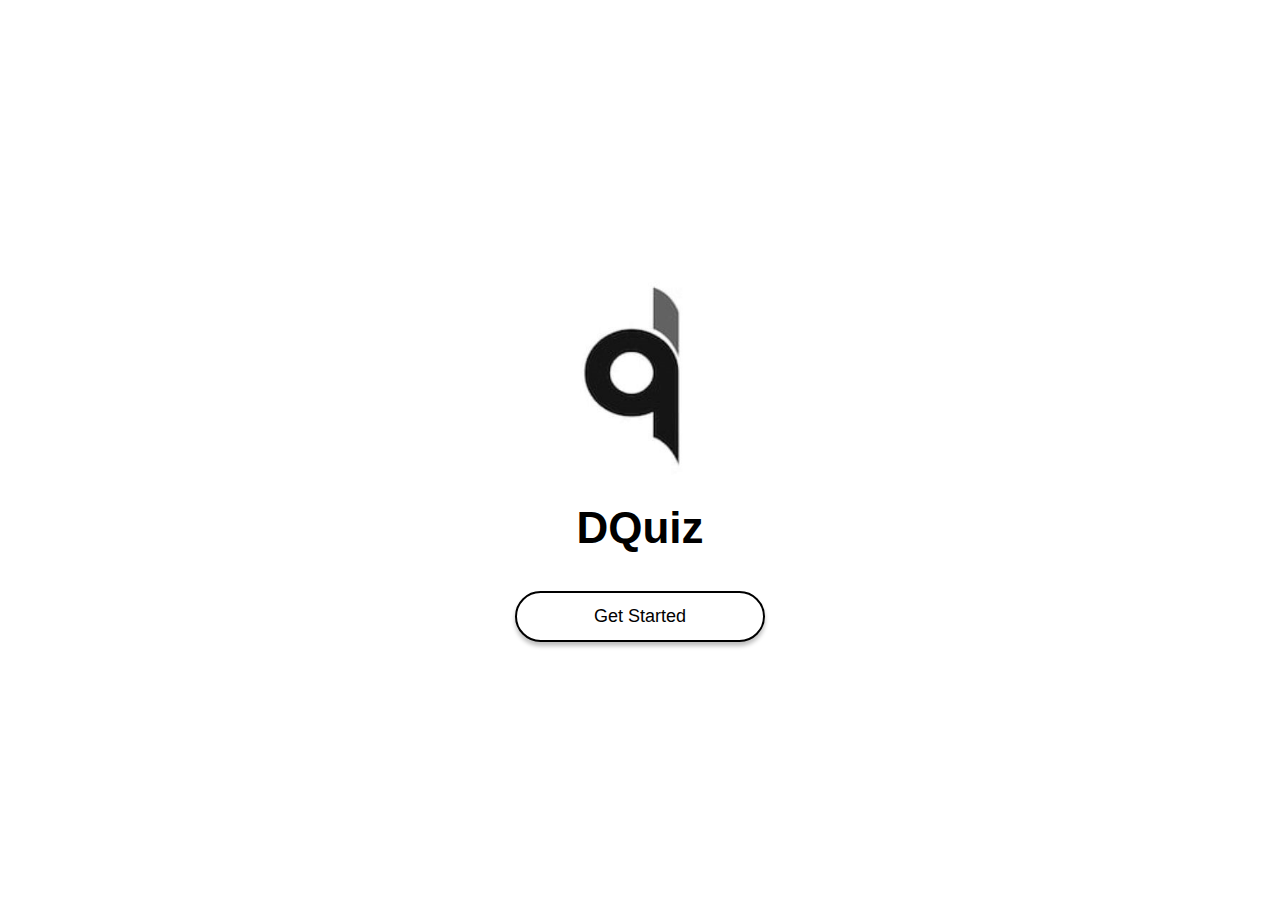
<file: index.html>
<!-- Author: Mohmmed Mudassir, Co-Author: Arvinth C.
Abstract: simple quiz game that shows questions based of category and displays highscore. -->

<!DOCTYPE html>
<html lang="en">

<head>
    <meta charset="UTF-8">
    <meta name="viewport" content="width=device-width, initial-scale=1.0">
    <meta http-equiv="X-UA-Compatible" content="ie=edge">
    <title>DQuiz</title>
    <link rel="stylesheet" href="https://www.w3schools.com/w3css/4/w3.css">
    <link rel="stylesheet" href="css/style.css">
</head>

<body>
    <div class="container">
        <div id="home" class="flex-center flex-column">
            <img src="img/logo2.JPG" width="200px" alt="pic">
            <h1>DQuiz</h1>
            <a class="btn" href="./pages/rules.html">Get Started</a>
        </div>

    </div>
    </div>
</body>

</html>
</file>
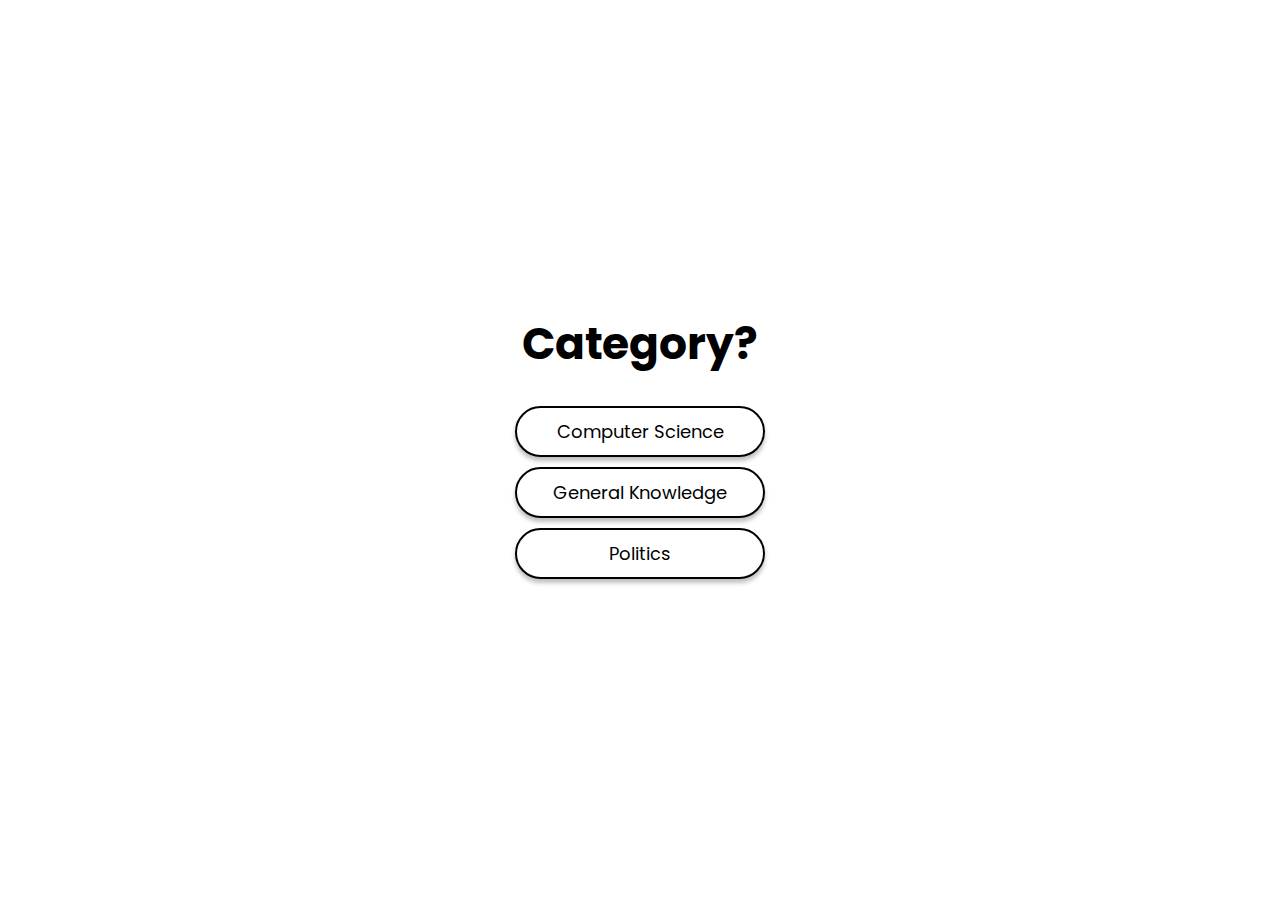
<file: pages/category.html>
<!DOCTYPE html>
<html lang="en">

<head>
    <meta charset="UTF-8" />
    <meta name="viewport" content="width=device-width, initial-scale=1.0" />
    <meta http-equiv="X-UA-Compatible" content="ie=edge" />
    <title>Category</title>
    <link href="https://fonts.googleapis.com/css?family=Poppins&display=swap" rel="stylesheet">
    <link rel="stylesheet" href="../css/style.css">
</head>

<body>
    <div class="container">
        <div id="highScores" class="flex-center flex-column">
            <h1>Category?</h1>
            <a id="gk" value="gk" class="btn" href="./playnow.html">Computer Science</a>
            <a id="cs" class="btn" href="./playnow.html">General Knowledge</a>
            <a id="pol" class="btn" href="./playnow.html">Politics</a>
        </div>
    </div>
    <script src="../js/category.js"></script>
</body>

</html>
</file>
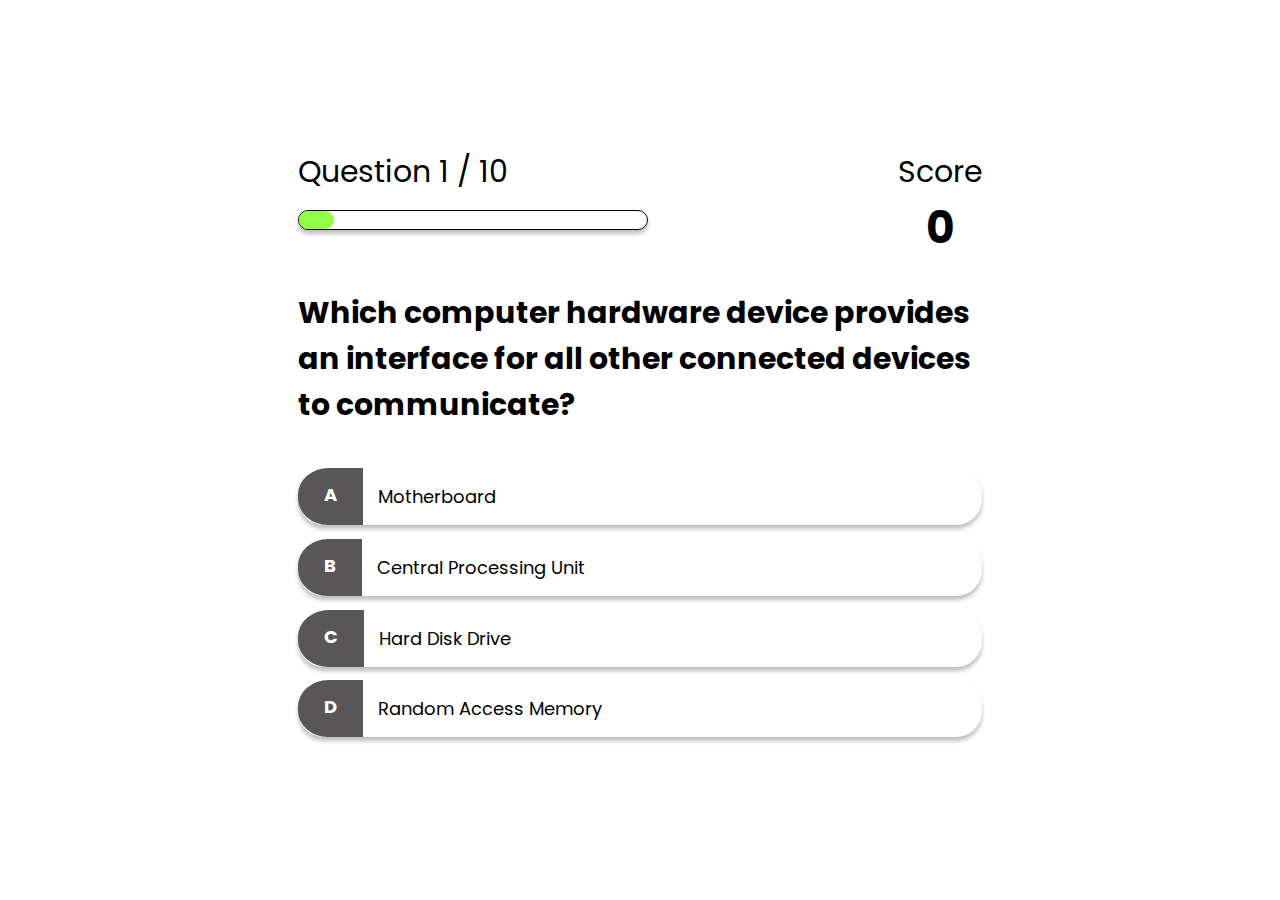
<file: pages/CS.html>
<!DOCTYPE html>
<html lang="en">

<head>
    <meta charset="UTF-8">
    <meta name="viewport" content="width=device-width, initial-scale=1.0">
    <meta http-equiv="X-UA-Compatible" content="ie=edge">
    <title>Computer Science</title>
    <link href="https://fonts.googleapis.com/css?family=Poppins&display=swap" rel="stylesheet">
    <link rel="stylesheet" href="../css/style.css">
</head>

<body>
    <div class="container">

        <div id="game" class="justify-center flex-column">

            <div class="hud">
                <div id="hud-item">
                    <p id="progressText" class="hud-prefix">
                        Questions
                    </p>
                    <div id="progressBar">
                        <div id="progressBarFull"></div>
                    </div>
                </div>
                <div id="hud-item">
                    <p class="hud-prefix">
                        Score
                    </p>
                    <h1 class="hud-main-text" id="score">
                        0
                    </h1>
                </div>
            </div>
            <h2 id="question">Please Wait...</h2>
            <div class="choice-container">
                <p class="choice-prefix">A</p>
                <p class="choice-text" data-number="1">Please Wait...</p>
            </div>
            <div class="choice-container">
                <p class="choice-prefix">B</p>
                <p class="choice-text" data-number="2">Please Wait...</p>
            </div>
            <div class="choice-container">
                <p class="choice-prefix">C</p>
                <p class="choice-text" data-number="3">Please Wait...</p>
            </div>
            <div class="choice-container">
                <p class="choice-prefix">D</p>
                <p class="choice-text" data-number="4">Please Wait...</p>
            </div>
        </div>
    </div>
    <script src="../js/app.js"></script>
</body>

</html>
</file>
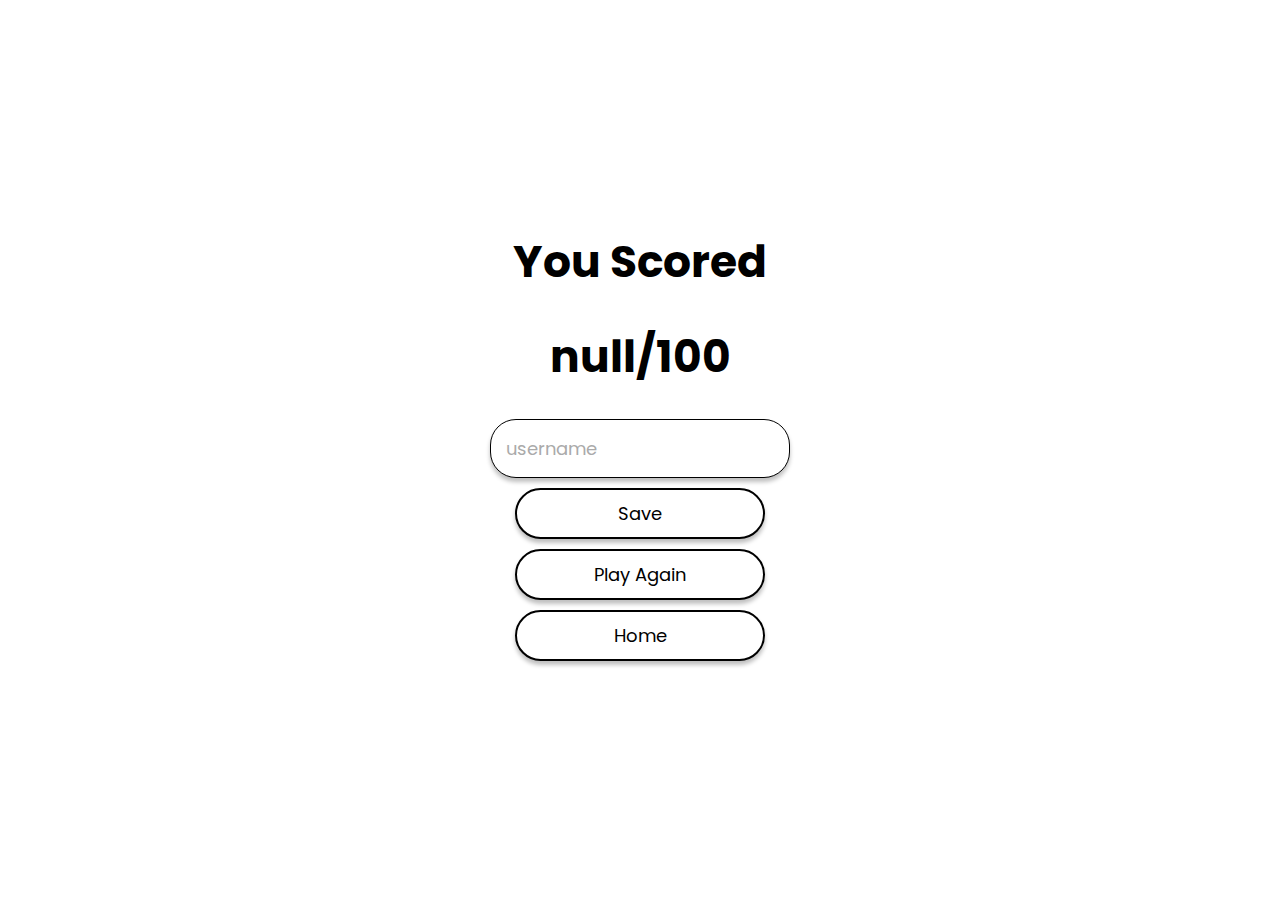
<file: pages/gameover.html>
<!DOCTYPE html>
<html lang="en">

<head>
    <meta charset="UTF-8" />
    <meta name="viewport" content="width=device-width, initial-scale=1.0" />
    <meta http-equiv="X-UA-Compatible" content="ie=edge" />
    <title>Congrats!</title>
    <link href="https://fonts.googleapis.com/css?family=Poppins&display=swap" rel="stylesheet">
    <link rel="stylesheet" href="../css/style.css">
</head>

<body>
    <div class="container">
        <div id="end" class="flex-center flex-column">
            <h1>You Scored</h1>
            <h1 id="finalScore"></h1>
            <form>
                <input type="text" name="username" id="username" placeholder="username" />
                <button type="submit" class="btn" id="saveScoreBtn" onclick="saveHighScore(event)" disabled>
                    Save
                </button>
            </form>
            <a class="btn" href="../pages/category.html">Play Again</a>
            <a class="btn" href="../index.html">Home</a>
        </div>
    </div>
    <script src="../js/gameover.js"></script>
</body>

</html>
</file>
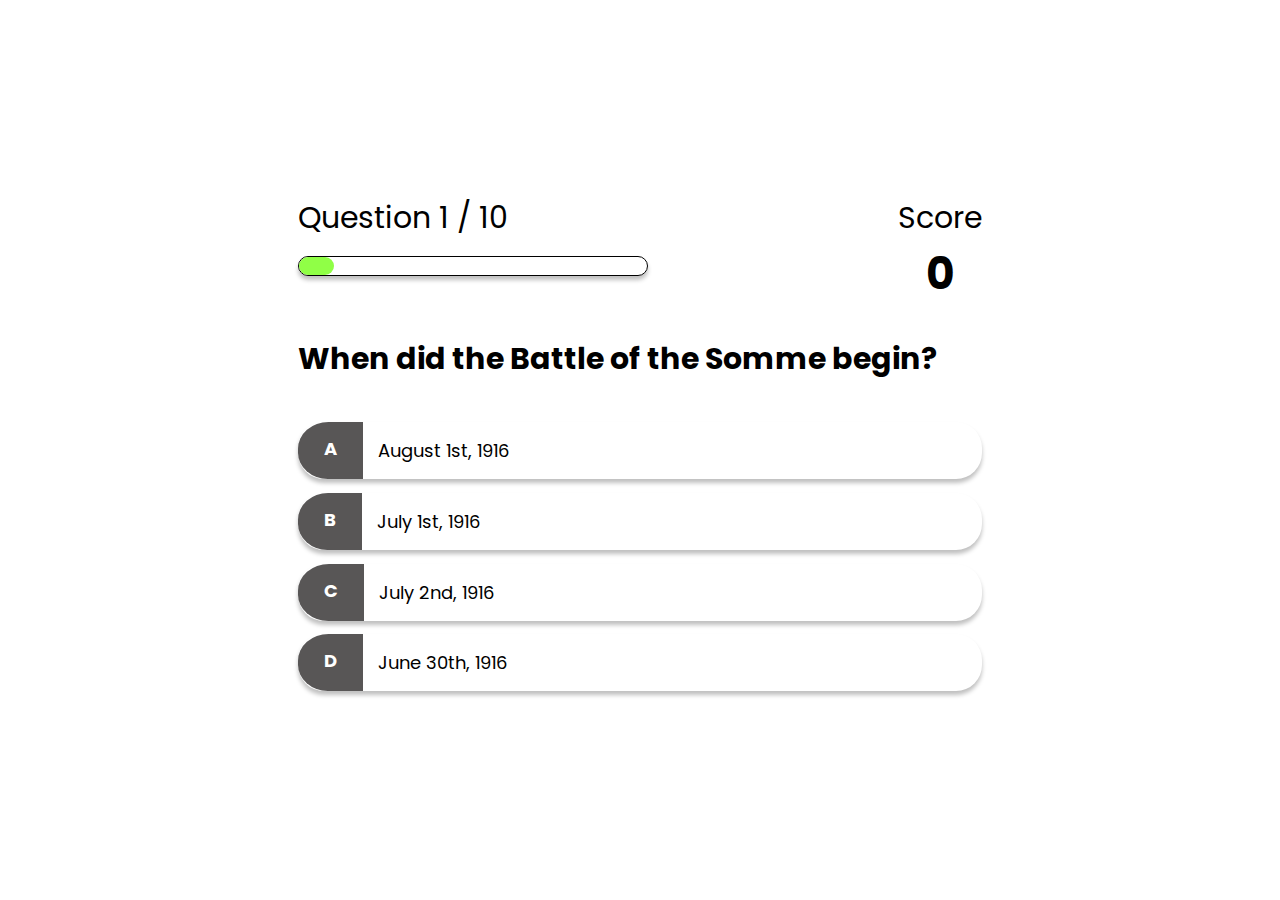
<file: pages/GK.html>
<!DOCTYPE html>
<html lang="en">

<head>
    <meta charset="UTF-8">
    <meta name="viewport" content="width=device-width, initial-scale=1.0">
    <meta http-equiv="X-UA-Compatible" content="ie=edge">
    <title>General Knowlegde</title>
    <link href="https://fonts.googleapis.com/css?family=Poppins&display=swap" rel="stylesheet">
    <link rel="stylesheet" href="../css/style.css">
</head>

<body>
    <div class="container">

        <div id="game" class="justify-center flex-column">

            <div class="hud">
                <div id="hud-item">
                    <p id="progressText" class="hud-prefix">
                        Question
                    </p>
                    <div id="progressBar">
                        <div id="progressBarFull"></div>
                    </div>
                </div>
                <div id="hud-item">
                    <p class="hud-prefix">
                        Score
                    </p>
                    <h1 class="hud-main-text" id="score">
                        0
                    </h1>
                </div>
            </div>
            <h2 id="question">Please Wait...</h2>
            <div class="choice-container">
                <p class="choice-prefix">A</p>
                <p class="choice-text" data-number="1">Please Wait...</p>
            </div>
            <div class="choice-container">
                <p class="choice-prefix">B</p>
                <p class="choice-text" data-number="2">Please Wait...</p>
            </div>
            <div class="choice-container">
                <p class="choice-prefix">C</p>
                <p class="choice-text" data-number="3">Please Wait...</p>
            </div>
            <div class="choice-container">
                <p class="choice-prefix">D</p>
                <p class="choice-text" data-number="4">Please Wait...</p>
            </div>
        </div>
    </div>
    <script src="../js/app.js"></script>
</body>

</html>
</file>
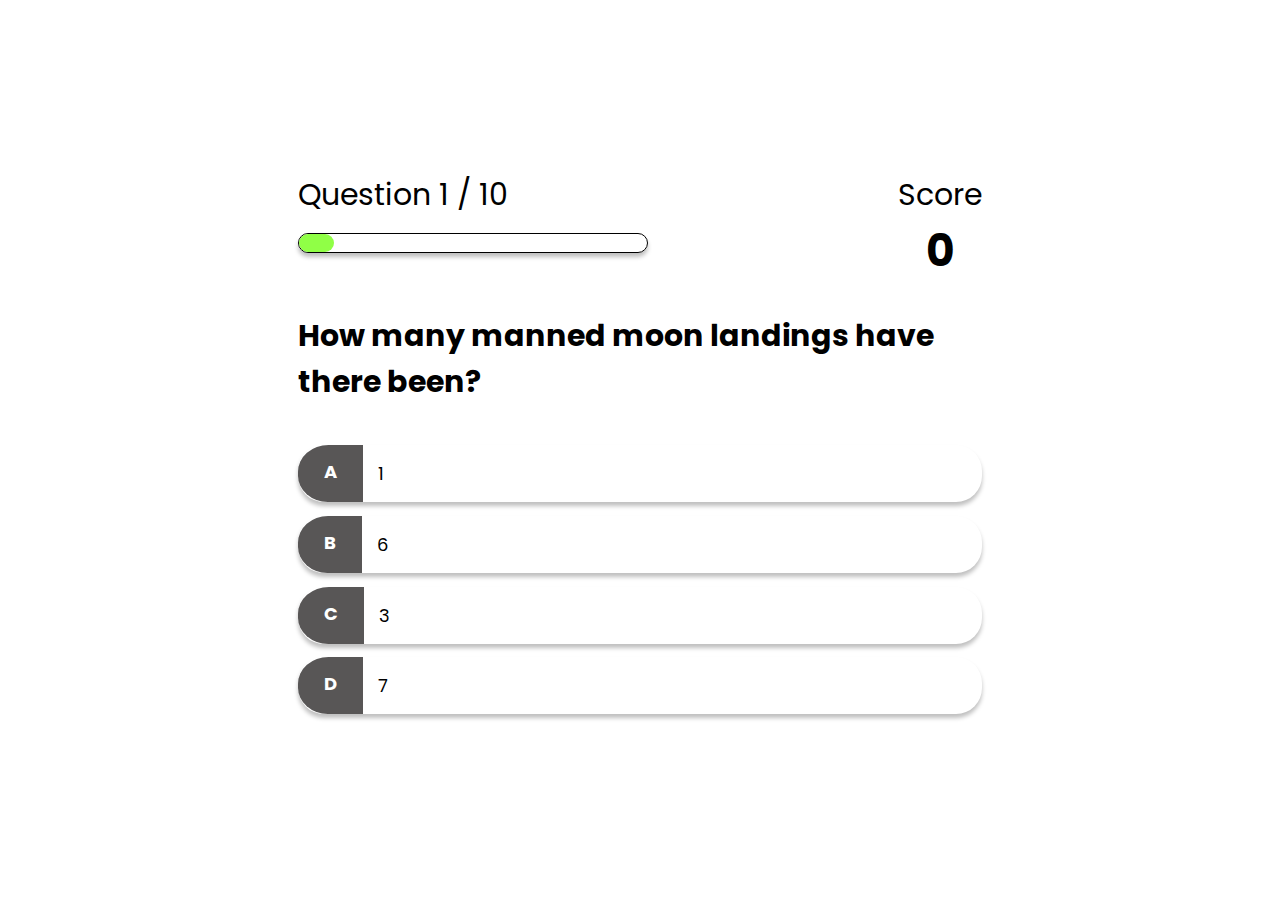
<file: pages/playnow.html>
<!DOCTYPE html>
<html lang="en">

<head>
    <meta charset="UTF-8">
    <meta name="viewport" content="width=device-width, initial-scale=1.0">
    <meta http-equiv="X-UA-Compatible" content="ie=edge">
    <title>PlayNow</title>
    <link href="https://fonts.googleapis.com/css?family=Poppins&display=swap" rel="stylesheet">
    <link rel="stylesheet" href="../css/style.css">
</head>

<body>
    <div class="container">

        <div id="game" class="justify-center flex-column">

            <div class="hud">
                <div id="hud-item">
                    <p id="progressText" class="hud-prefix">
                        Question
                    </p>
                    <div id="progressBar">
                        <div id="progressBarFull"></div>
                    </div>
                </div>
                <div id="hud-item">
                    <p class="hud-prefix">
                        Score
                    </p>
                    <h1 class="hud-main-text" id="score">
                        0
                    </h1>
                </div>
            </div>
            <h2 id="question">What is the answer to this questions?</h2>
            <div class="choice-container">
                <p class="choice-prefix">A</p>
                <p class="choice-text" data-number="1">Choice 1</p>
            </div>
            <div class="choice-container">
                <p class="choice-prefix">B</p>
                <p class="choice-text" data-number="2">Choice 2</p>
            </div>
            <div class="choice-container">
                <p class="choice-prefix">C</p>
                <p class="choice-text" data-number="3">Choice 3</p>
            </div>
            <div class="choice-container">
                <p class="choice-prefix">D</p>
                <p class="choice-text" data-number="4">Choice 4</p>
            </div>
        </div>
    </div>
    <script src="../js/app.js"></script>
</body>

</html>
</file>
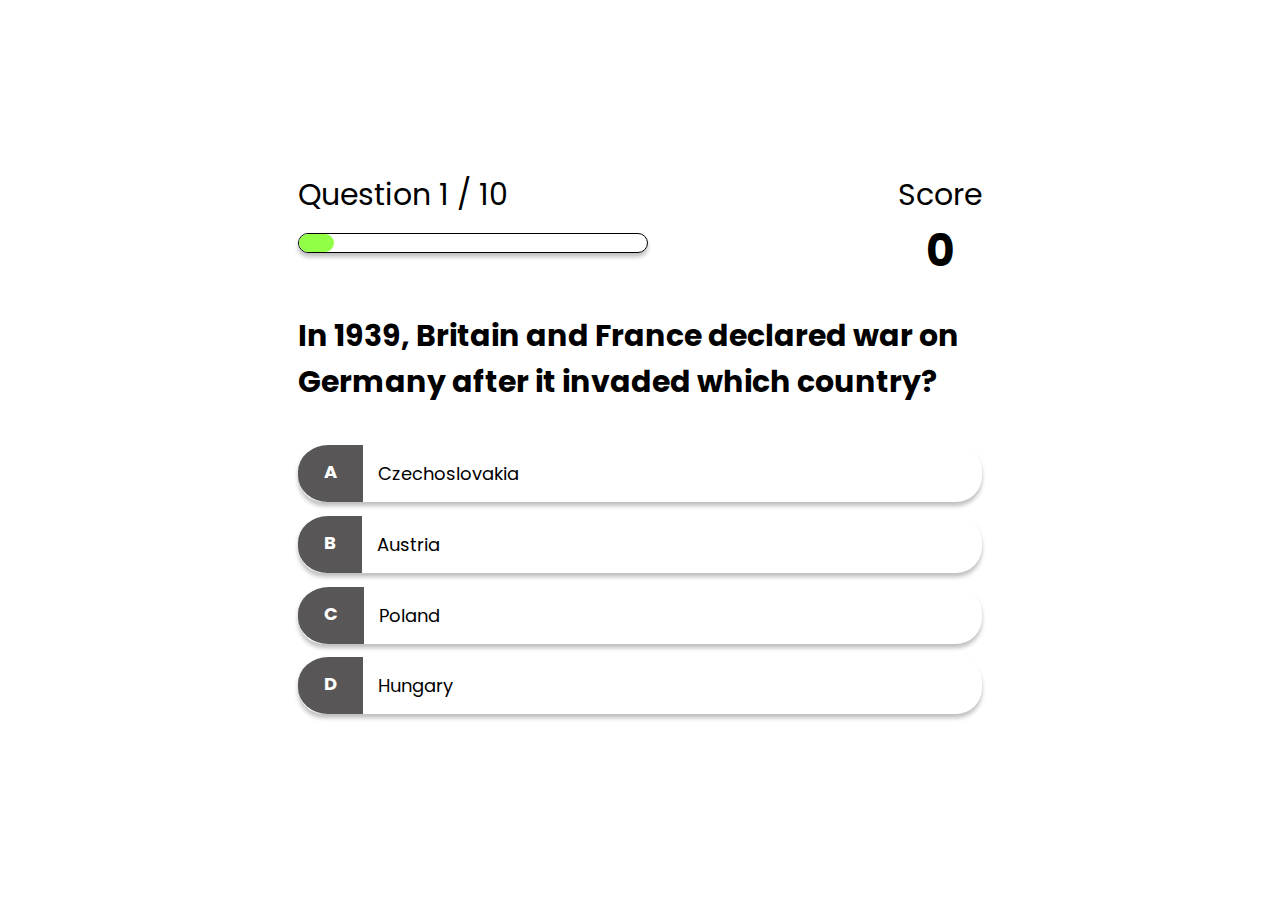
<file: pages/Politics.html>
<!DOCTYPE html>
<html lang="en">

<head>
    <meta charset="UTF-8">
    <meta name="viewport" content="width=device-width, initial-scale=1.0">
    <meta http-equiv="X-UA-Compatible" content="ie=edge">
    <title>Politics</title>
    <link href="https://fonts.googleapis.com/css?family=Poppins&display=swap" rel="stylesheet">
    <link rel="stylesheet" href="../css/style.css">
</head>

<body>
    <div class="container">

        <div id="game" class="justify-center flex-column">

            <div class="hud">
                <div id="hud-item">
                    <p id="progressText" class="hud-prefix">
                        Question
                    </p>
                    <div id="progressBar">
                        <div id="progressBarFull"></div>
                    </div>
                </div>
                <div id="hud-item">
                    <p class="hud-prefix">
                        Score
                    </p>
                    <h1 class="hud-main-text" id="score">
                        0
                    </h1>
                </div>
            </div>
            <h2 id="question">Please Wait...</h2>
            <div class="choice-container">
                <p class="choice-prefix">A</p>
                <p class="choice-text" data-number="1">Please Wait...</p>
            </div>
            <div class="choice-container">
                <p class="choice-prefix">B</p>
                <p class="choice-text" data-number="2">Please Wait...</p>
            </div>
            <div class="choice-container">
                <p class="choice-prefix">C</p>
                <p class="choice-text" data-number="3">Please Wait...</p>
            </div>
            <div class="choice-container">
                <p class="choice-prefix">D</p>
                <p class="choice-text" data-number="4">Please Wait...</p>
            </div>
        </div>
    </div>
    <script src="../js/app.js"></script>
</body>

</html>
</file>
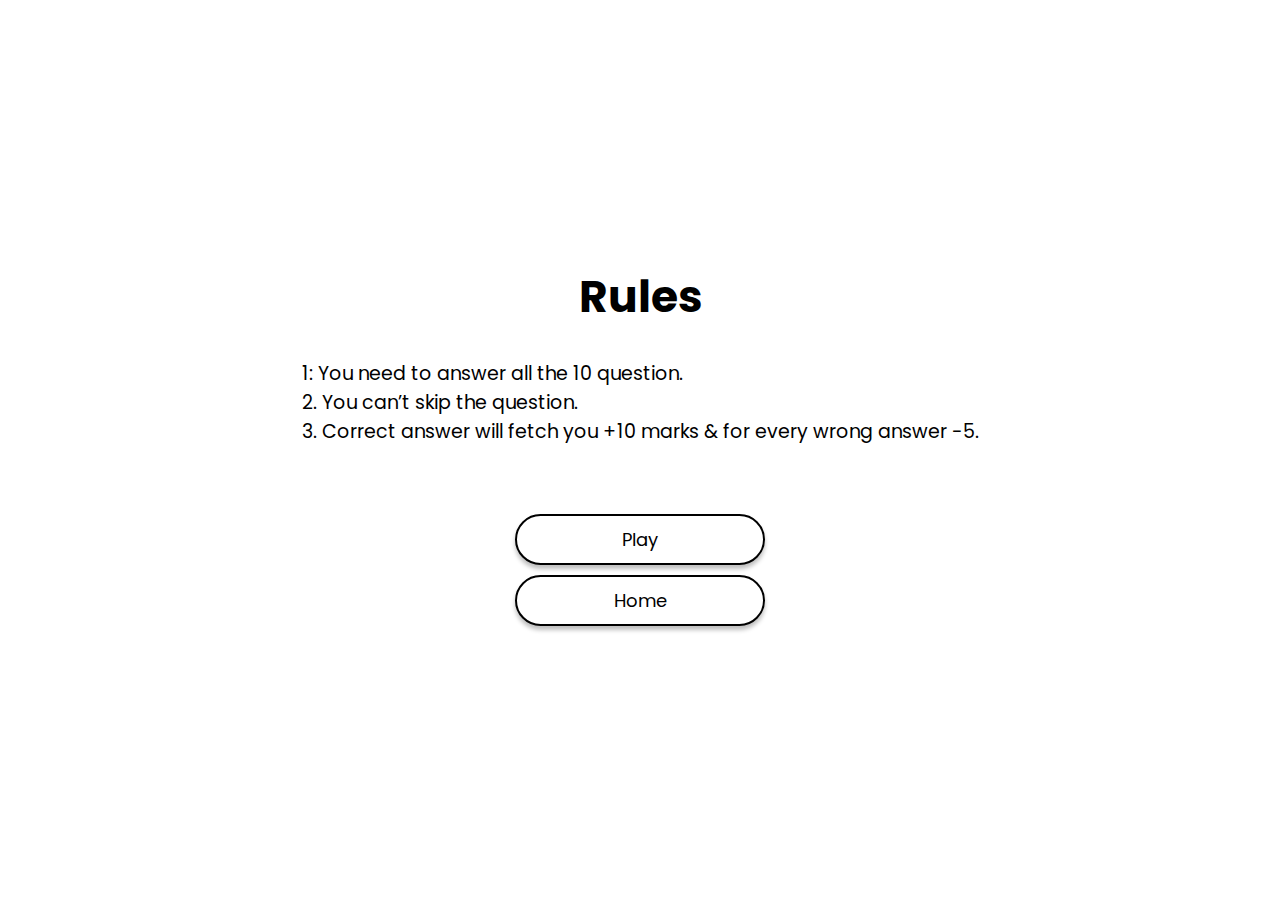
<file: pages/rules.html>
<!DOCTYPE html>
<html lang="en">

<head>
    <meta charset="UTF-8">
    <meta name="viewport" content="width=device-width, initial-scale=1.0">
    <meta http-equiv="X-UA-Compatible" content="ie=edge">
    <title>Rules</title>

    <link href="https://fonts.googleapis.com/css?family=Poppins&display=swap" rel="stylesheet">
    <link rel="stylesheet" href="../css/style.css">
</head>

<body>
    <div class="container">
        <div id="home" class="flex-center flex-column">
            <h1>Rules</h1>
            <p class="rules">1: You need to answer all the 10 question.<br>
                2. You can’t skip the question.<br>
                3. Correct answer will fetch you +10 marks & for every wrong answer -5.</p>
            <a class="btn" href="./category.html">Play</a>
            <a class="btn" href="../index.html">Home</a>
        </div>

    </div>
    </div>
</body>

</html>
</file>
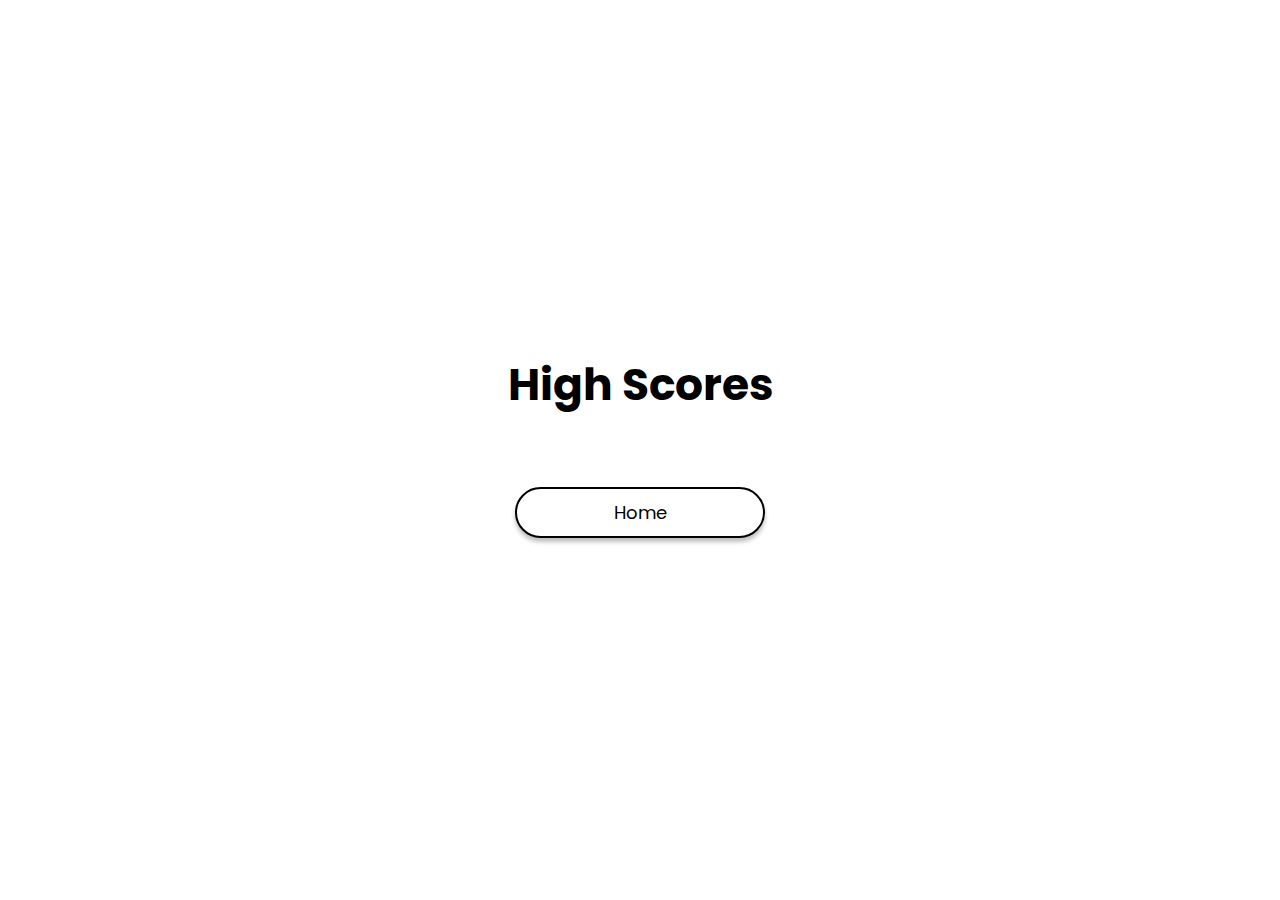
<file: pages/scores.html>
<!DOCTYPE html>
<html lang="en">

<head>
    <meta charset="UTF-8" />
    <meta name="viewport" content="width=device-width, initial-scale=1.0" />
    <meta http-equiv="X-UA-Compatible" content="ie=edge" />
    <title>High Scores</title>
    <link href="https://fonts.googleapis.com/css?family=Poppins&display=swap" rel="stylesheet">
    <link rel="stylesheet" href="../css/style.css">
</head>

<body>
    <div class="container">
        <div id="highScores" class="flex-center flex-column">
            <h1 id="finalScore">High Scores</h1>
            <ul id="highScoresList"></ul>
            <a class="btn" href="../index.html">Home</a>
        </div>
    </div>
    <script src="../js/scores.js"></script>
</body>

</html>
</file>
<file: css/style.css>
:root {
  font-size: 62.5%;
}

* {
  box-sizing: border-box;
  font-family: "Poppins", sans-serif;
  margin: 0;
  padding: 0;
  color: black;
}

#question {
  font-size: 3rem;
  margin-bottom: 4rem;
  font-weight: bold;
}

.rules {
  font-size: 1.9em;
  margin-bottom: 10%;
}
/* UTILITIES */

.container {
  width: 100vw;
  height: 100vh;
  display: flex;
  justify-content: center;
  align-items: center;
  max-width: 80rem;
  margin: 0 auto;
  padding: 2rem;
}

.container > * {
  width: 90%;
}

.flex-column {
  display: flex;
  flex-flow: column;
}

h1 {
  font-size: 4.4rem;
  color: black;
  font-style: normal;
  font-weight: bold;
  margin-bottom: 3rem;
}

.flex-center {
  justify-content: center;
  align-items: center;
}

.justify-center {
  justify-content: center;
}

.text-center {
  text-align: center;
}

.hidden {
  display: none;
}

/* BUTTONS */
.btn {
  font-size: 1.8rem;
  padding: 1rem 0;
  width: 25rem;
  text-align: center;
  margin-bottom: 1rem;
  text-decoration: none;
  background: #ffffff;
  border: 2px solid #000000;
  box-sizing: border-box;
  box-shadow: 0px 4px 4px rgba(0, 0, 0, 0.25);
  border-radius: 26px;
}

.btn:hover {
  cursor: pointer;
  transform: translateY(-0.1rem);
  transition: transform 150ms;
}

.btn[disabled]:hover {
  cursor: not-allowed;
  box-shadow: none;
  transform: none;
}

h3 {
  font-size: 2.8rem;
  font-weight: 500;
}

/* playnow */

.choice-container {
  display: flex;
  margin-bottom: 0.5rem;
  width: 100%;
  margin-bottom: 2%;
  font-size: 1.8rem;
  background: #ffffff;
  border: 0% solid #ffffff;
  box-shadow: 0px 4px 4px rgba(0, 0, 0, 0.25);
  border-radius: 26px;
}

.choice-container:hover {
  cursor: pointer;
  transform: translateY(-0.1rem);
  transition: transform 150ms;
}

.choice-prefix {
  padding: 1.3rem 2.6rem;
  background-color: #585656;
  border-radius: 47% 0% 0% 46%;
  color: white;
  font-family: Poppins;
  font-style: normal;
  font-weight: bold;
}

.choice-text {
  padding: 1.5rem;
  width: 100%;
}

.correct {
  background-color: #4efa76;
}

.incorrect {
  background-color: #f07582;
}

.hud {
  display: flex;
  justify-content: space-between;
}

.hud-prefix {
  /* text-align: center; */
  font-size: 3rem;
  /* margin: 3%; */
}

.hud-main-text {
  font-family: Poppins;
  font-style: normal;
  font-weight: bold;
  text-align: center;
}

#progressBar {
  width: 35rem;
  height: 2rem;
  margin-top: 1.5rem;
  border: 1px solid #000000;
  box-shadow: 0 0.4rem 0.4rem rgba(0, 0, 0, 0.25);
  border-radius: 2.6rem;
}

#progressBarFull {
  height: 1.8rem;
  background: #90ff46;
  border-radius: 2.6rem;
  transition: all 0.5s;
}

form {
  width: 100%;
  display: flex;
  flex-direction: column;
  align-items: center;
}

input {
  margin-bottom: 1rem;
  width: 30rem;
  padding: 1.5rem;
  font-size: 1.8rem;
  background: #ffffff;
  border: 1px solid #000000;
  box-shadow: 0px 4px 4px rgba(0, 0, 0, 0.25);
  border-radius: 26px;
}

input::placeholder {
  color: #aaa;
}

/* scores */
#highScoresList {
  list-style: none;
  padding-left: 0;
  margin-bottom: 4rem;
  background: #ffffff;
  width: 50%;
  text-align: center;
  box-shadow: 0px 4px 4px rgba(0, 0, 0, 0.25);
  border-radius: 26px;
}

/* winner gets gold spot */
#highScoresList > li:nth-child(1) {
  font-weight: bold;
  box-shadow: 0px 4px 4px rgba(0, 0, 0, 0.25);
  border-radius: 26px;
  background-color: rgb(245, 221, 84);
}
.high-score {
  font-size: 2.8rem;
  margin-bottom: 0.5rem;
}

.high-score:hover {
  transform: scale(1.025);
}
</file>
